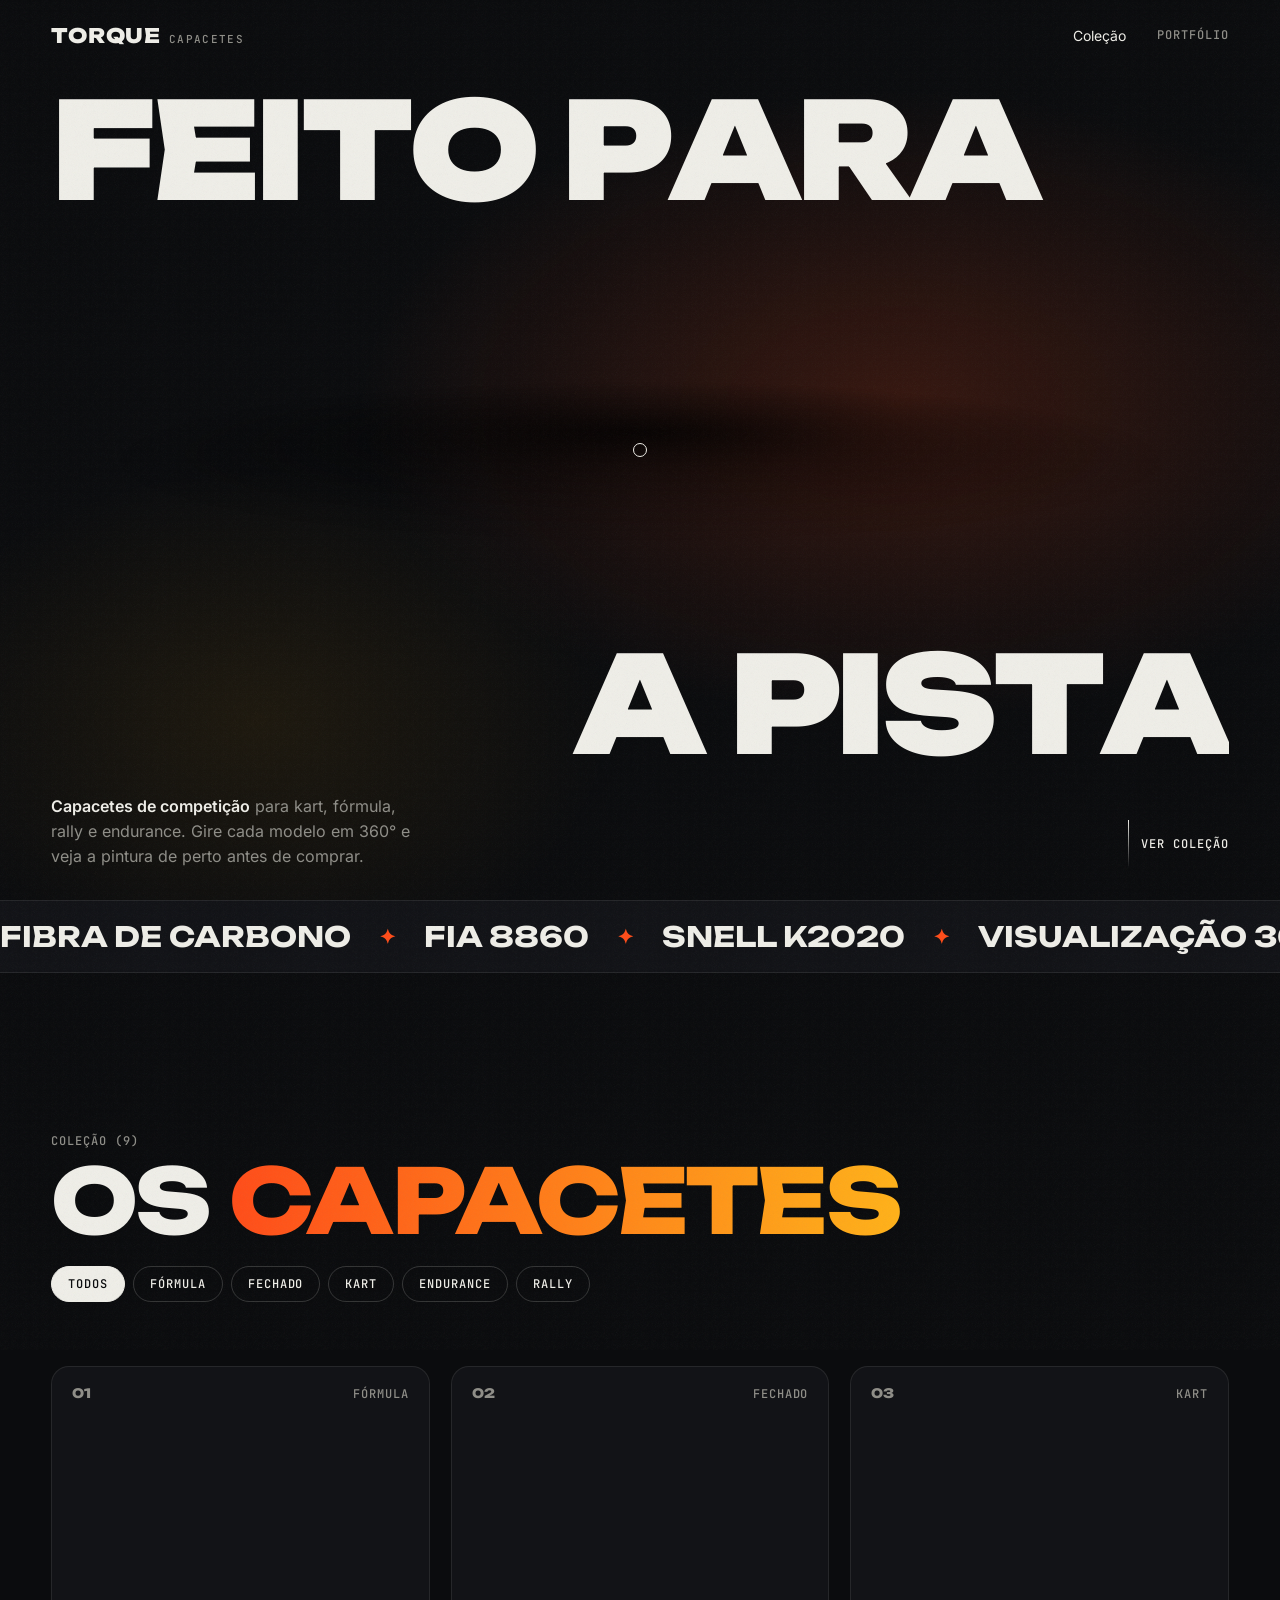
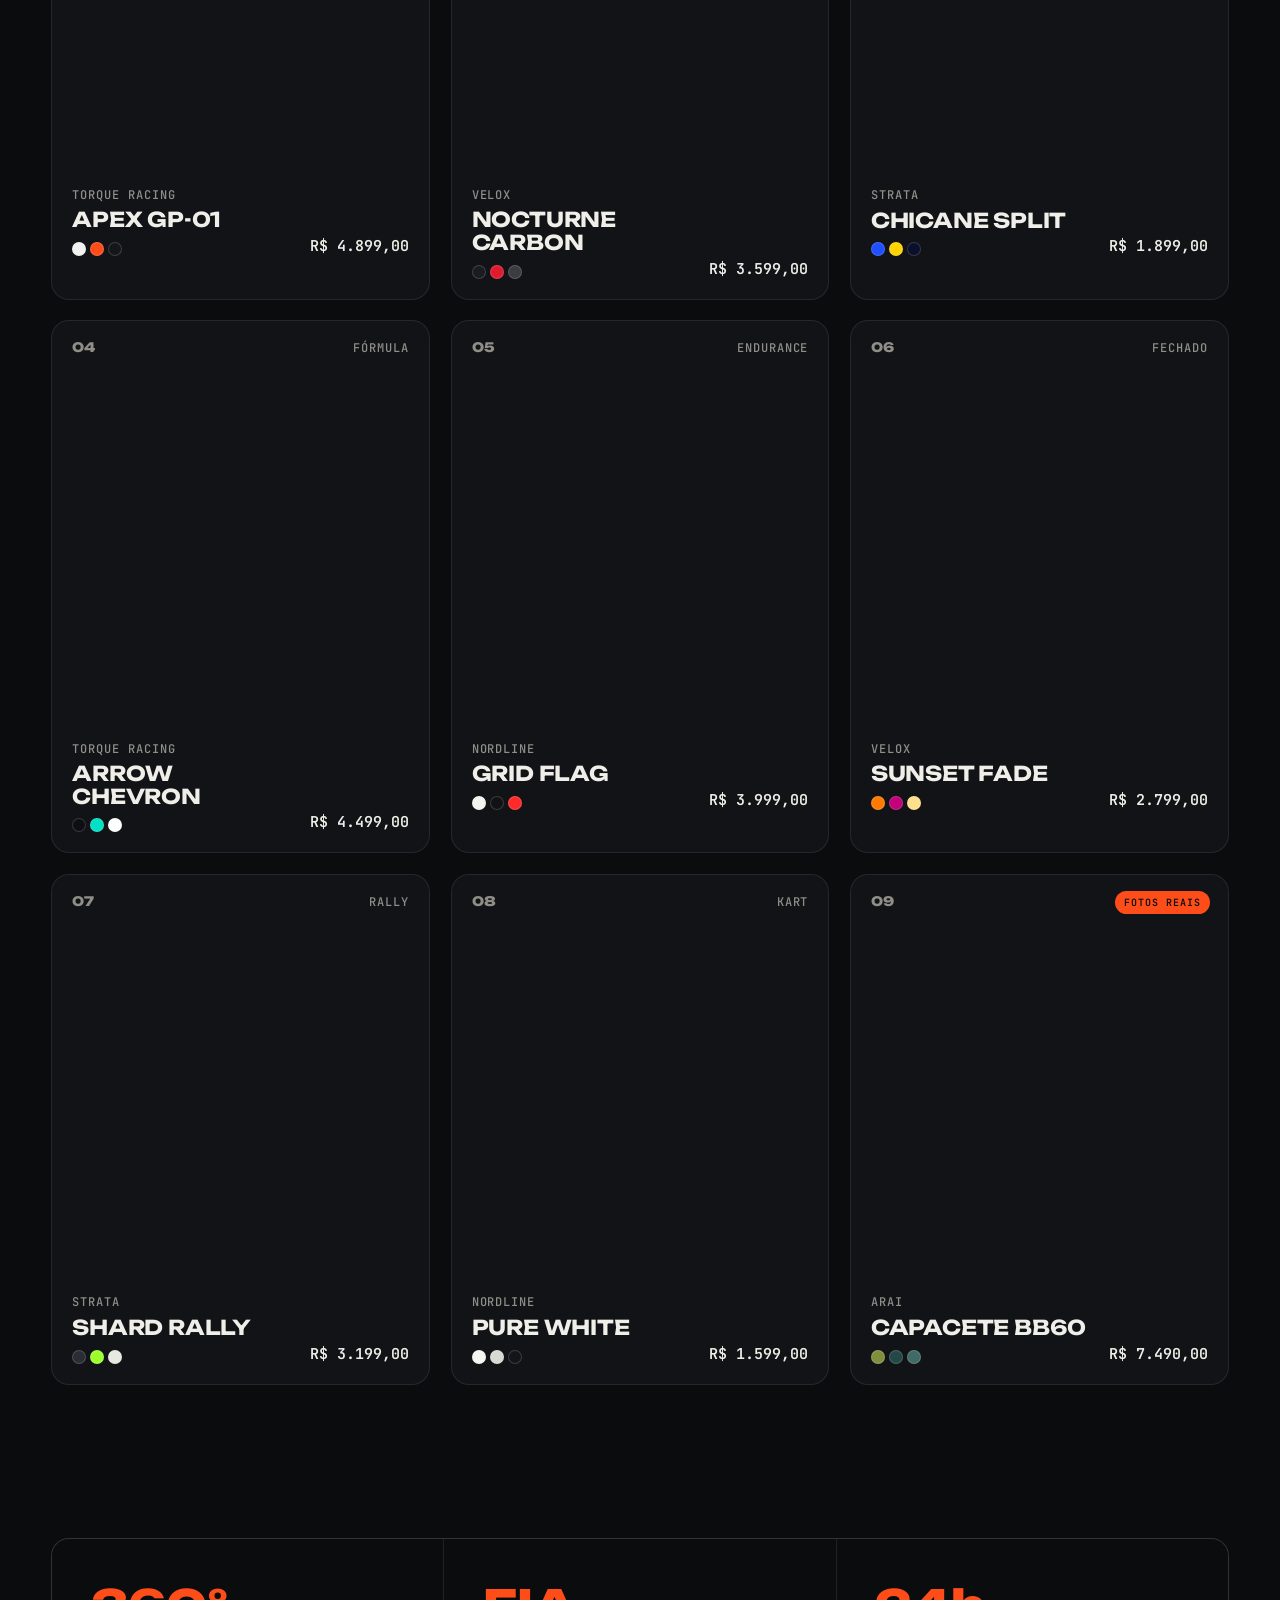
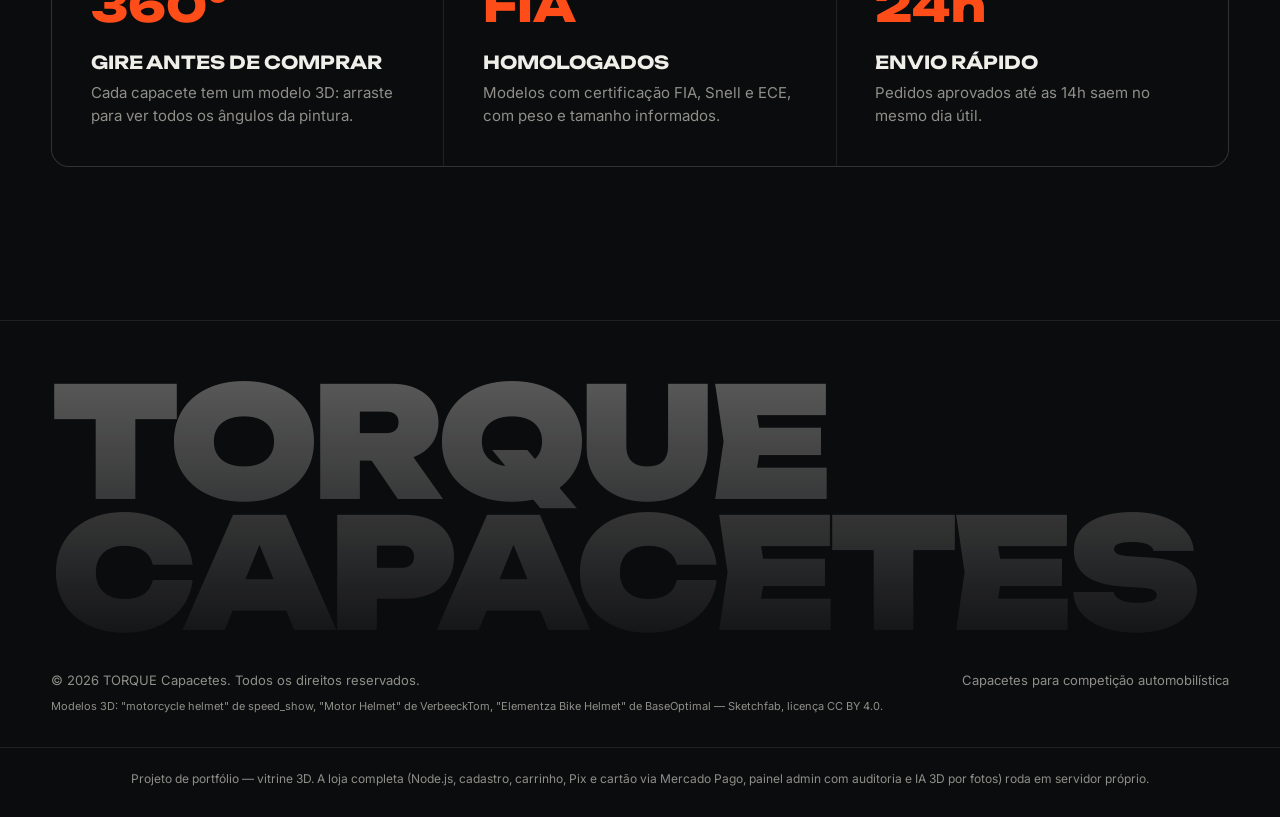
<file: index.html>
<!doctype html>
<html lang="pt-BR">
<head>
  <meta http-equiv="Content-Security-Policy" content="default-src 'self'; script-src 'self' 'unsafe-inline'; style-src 'self' 'unsafe-inline'; img-src 'self' data: blob:; connect-src 'self' blob:; font-src 'self'; object-src 'none'; base-uri 'self'">
  <meta charset="utf-8">
  <meta name="viewport" content="width=device-width, initial-scale=1">
  <title>{loja} — Capacetes de corrida</title>
  <meta name="description" content="Capacetes automotivos de alta performance com visualização 3D em 360°.">
  <link rel="stylesheet" href="./css/fonts.css">
  <link rel="stylesheet" href="./css/style.css">
  <script type="importmap">
    { "imports": {
      "three": "./vendor/three/build/three.module.js",
      "three/addons/": "./vendor/three/examples/jsm/"
    } }
  </script>
</head>
<body>
  <header class="nav" data-nav></header>

  <section class="hero">
    <div class="hero__glow"></div>
    <h1 class="hero__title" aria-label="Feito para a pista">
      <span class="split-line"><span class="split-chars" data-split>Feito para</span></span>
      <span class="split-line right"><span class="split-chars" data-split>a pista</span></span>
    </h1>
    <div class="hero__stage" id="hero-stage" data-cursor="Girar"></div>
    <div class="hero__bottom">
      <p class="hero__lead"><b>Capacetes de competição</b> para kart, fórmula, rally e endurance. Gire cada modelo em 360° e veja a pintura de perto antes de comprar.</p>
      <a class="scroll-cue mono" href="#colecao"><i></i>Ver coleção</a>
    </div>
  </section>

  <div class="marquee" aria-hidden="true">
    <div class="marquee__track">
      <span>Fibra de carbono</span><span>FIA 8860</span><span>Snell K2020</span><span>Visualização 360°</span><span>Pinturas exclusivas</span><span>Envio para todo o Brasil</span>
      <span>Fibra de carbono</span><span>FIA 8860</span><span>Snell K2020</span><span>Visualização 360°</span><span>Pinturas exclusivas</span><span>Envio para todo o Brasil</span>
    </div>
  </div>

  <section class="section" id="colecao">
    <div class="wrap">
      <div class="section__head">
        <div data-reveal>
          <span class="mono muted">Coleção <span id="count"></span></span>
          <h2 class="section__title">Os <em>capacetes</em></h2>
        </div>
        <div class="chips" id="filters" role="group" aria-label="Filtrar por categoria" data-reveal style="--d:.1s"></div>
      </div>
      <div class="grid" id="grid">
        <div class="card skeleton" style="aspect-ratio:.8"></div>
        <div class="card skeleton" style="aspect-ratio:.8"></div>
        <div class="card skeleton" style="aspect-ratio:.8"></div>
      </div>
    </div>
  </section>

  <section class="section" style="padding-top:0">
    <div class="wrap">
      <div class="features" data-reveal>
        <div class="feature"><b>360°</b><h3>Gire antes de comprar</h3><p>Cada capacete tem um modelo 3D: arraste para ver todos os ângulos da pintura.</p></div>
        <div class="feature"><b>FIA</b><h3>Homologados</h3><p>Modelos com certificação FIA, Snell e ECE, com peso e tamanho informados.</p></div>
        <div class="feature"><b>24h</b><h3>Envio rápido</h3><p>Pedidos aprovados até as 14h saem no mesmo dia útil.</p></div>
      </div>
    </div>
  </section>

  <footer class="footer">
    <div class="wrap">
      <p class="footer__big" data-store-name></p>
      <div class="footer__row"><span>© <span id="year"></span> <span data-store-name></span>. Todos os direitos reservados.</span><span>Capacetes para competição automobilística</span></div>
      <div class="footer__row" style="margin-top:8px;font-size:11px"><span data-credit></span></div>
    </div>
  </footer>

  <script type="module" src="./js/home.js"></script>
</body>
</html>
</file>
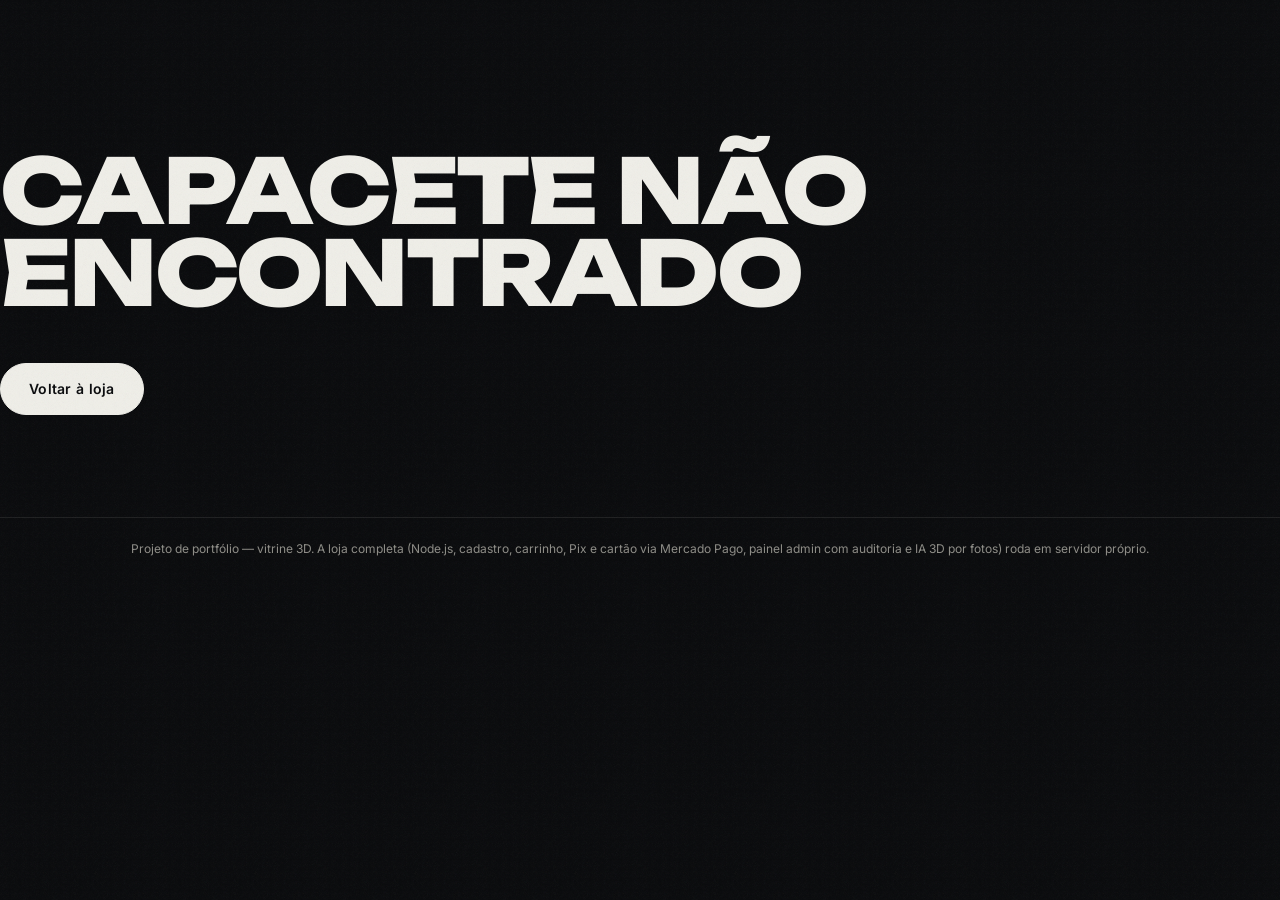
<file: capacete.html>
<!doctype html>
<html lang="pt-BR">
<head>
  <meta http-equiv="Content-Security-Policy" content="default-src 'self'; script-src 'self' 'unsafe-inline'; style-src 'self' 'unsafe-inline'; img-src 'self' data: blob:; connect-src 'self' blob:; font-src 'self'; object-src 'none'; base-uri 'self'">
  <meta charset="utf-8">
  <meta name="viewport" content="width=device-width, initial-scale=1">
  <title>Capacete — {loja}</title>
  <link rel="stylesheet" href="./css/fonts.css">
  <link rel="stylesheet" href="./css/style.css">
  <script type="importmap">
    { "imports": {
      "three": "./vendor/three/build/three.module.js",
      "three/addons/": "./vendor/three/examples/jsm/"
    } }
  </script>
</head>
<body>
  <header class="nav" data-nav></header>

  <section class="viewer" id="viewer">
    <p class="viewer__name" id="bg-name" aria-hidden="true"></p>
    <div class="viewer__stage" id="stage" aria-label="Modelo 3D do capacete — arraste para girar"></div>
    <div class="viewer__photos" id="photos" hidden aria-label="Fotos reais do capacete — arraste para girar"></div>
    <div class="viewer__hud">
      <div class="viewer__title">
        <span class="mono muted" id="brand"></span>
        <h1 id="name"></h1>
      </div>
      <div style="display:flex;gap:14px;align-items:center;flex-wrap:wrap">
        <div class="toggle" id="mode" hidden>
          <button aria-pressed="true" data-mode="3d">Modelo 3D</button>
          <button aria-pressed="false" data-mode="photos">Fotos 360°</button>
        </div>
        <div class="toggle"><button aria-pressed="true" id="spin">Girar sozinho</button></div>
        <span class="drag-hint mono">
          <svg width="28" height="14" viewBox="0 0 28 14" fill="none" stroke="currentColor" stroke-width="1.5"><path d="M6 1 1 7l5 6M22 1l5 6-5 6M1 7h26"/></svg>
          Arraste para girar 360°
        </span>
      </div>
    </div>
  </section>

  <section class="section">
    <div class="wrap product">
      <div>
        <span class="mono muted">Especificações</span>
        <p id="desc" style="font-size:clamp(18px,1.8vw,24px);line-height:1.45;margin:14px 0 36px;max-width:680px"></p>
        <dl class="specs" id="specs"></dl>
        <div id="gallery-wrap" hidden style="margin-top:48px">
          <span class="mono muted">Fotos do capacete</span>
          <div class="gallery" id="gallery" style="margin-top:16px"></div>
        </div>
      </div>
      <aside class="buy" id="buy"></aside>
    </div>
  </section>

  <footer class="footer">
    <div class="wrap footer__row"><a href="./#colecao" class="mono">← Voltar para a coleção</a><span data-store-name></span></div>
    <div class="wrap footer__row" style="margin-top:8px;font-size:11px"><span data-credit></span></div>
  </footer>

  <script type="module" src="./js/product.js"></script>
</body>
</html>
</file>
<file: css/fonts.css>
/* Fontes servidas pela própria loja (sem Google Fonts: o IP do visitante não vai para terceiros). */
@font-face { font-family: 'Unbounded'; font-weight: 700; font-display: swap; src: url('../vendor/fonts/unbounded-latin-700-normal.woff2') format('woff2'); }
@font-face { font-family: 'Unbounded'; font-weight: 800; font-display: swap; src: url('../vendor/fonts/unbounded-latin-800-normal.woff2') format('woff2'); }
@font-face { font-family: 'Unbounded'; font-weight: 900; font-display: swap; src: url('../vendor/fonts/unbounded-latin-900-normal.woff2') format('woff2'); }
@font-face { font-family: 'Inter'; font-weight: 400; font-display: swap; src: url('../vendor/fonts/inter-latin-400-normal.woff2') format('woff2'); }
@font-face { font-family: 'Inter'; font-weight: 500; font-display: swap; src: url('../vendor/fonts/inter-latin-500-normal.woff2') format('woff2'); }
@font-face { font-family: 'Inter'; font-weight: 600; font-display: swap; src: url('../vendor/fonts/inter-latin-600-normal.woff2') format('woff2'); }
@font-face { font-family: 'JetBrains Mono'; font-weight: 500; font-display: swap; src: url('../vendor/fonts/jetbrains-mono-latin-500-normal.woff2') format('woff2'); }
@font-face { font-family: 'JetBrains Mono'; font-weight: 600; font-display: swap; src: url('../vendor/fonts/jetbrains-mono-latin-600-normal.woff2') format('woff2'); }
@font-face { font-family: 'JetBrains Mono'; font-weight: 700; font-display: swap; src: url('../vendor/fonts/jetbrains-mono-latin-700-normal.woff2') format('woff2'); }
</file>
<file: css/style.css>
/* ==========================================================================
   Loja de capacetes — estilos principais
   ========================================================================== */

:root {
  --bg: #0b0c0e;
  --bg-2: #121317;
  --bg-3: #1a1b20;
  --line: rgba(239, 238, 232, 0.09);
  --line-2: rgba(239, 238, 232, 0.18);
  --text: #efeee8;
  --muted: #8f8e88;
  --accent: #ff4d1a;
  --accent-2: #ffb21a;
  --accent-ink: #0b0c0e;
  --ok: #3ddc84;
  --danger: #ff3b4e;

  --font-display: 'Unbounded', 'Arial Black', sans-serif;
  --font-body: 'Inter', system-ui, sans-serif;
  --font-mono: 'JetBrains Mono', ui-monospace, monospace;

  --radius: 18px;
  --radius-sm: 10px;
  --gutter: clamp(16px, 4vw, 56px);
  --ease: cubic-bezier(0.22, 1, 0.36, 1);
  --nav-h: 72px;

  color-scheme: dark;
}

*, *::before, *::after { box-sizing: border-box; }
[hidden] { display: none !important; }
.hp { position: absolute; left: -10000px; width: 1px; height: 1px; overflow: hidden; }
html { -webkit-text-size-adjust: 100%; scroll-behavior: smooth; }
body {
  margin: 0;
  min-height: 100vh;
  background: var(--bg);
  color: var(--text);
  font: 400 16px/1.55 var(--font-body);
  -webkit-font-smoothing: antialiased;
  overflow-x: hidden;
}
img, canvas, svg { display: block; max-width: 100%; }
a { color: inherit; text-decoration: none; }
button, input, select, textarea { font: inherit; color: inherit; }
::selection { background: var(--accent); color: var(--accent-ink); }

/* granulado de filme sobre a página */
body::after {
  content: '';
  position: fixed; inset: -50%;
  pointer-events: none; z-index: 100;
  opacity: 0.05;
  background-image: url("data:image/svg+xml,%3Csvg xmlns='http://www.w3.org/2000/svg' width='160' height='160'%3E%3Cfilter id='n'%3E%3CfeTurbulence baseFrequency='.9' numOctaves='3' stitchTiles='stitch'/%3E%3C/filter%3E%3Crect width='100%25' height='100%25' filter='url(%23n)'/%3E%3C/svg%3E");
  animation: grain 1.2s steps(6) infinite;
}
@keyframes grain {
  0%, 100% { transform: translate(0, 0); }
  20% { transform: translate(-4%, 3%); } 40% { transform: translate(3%, -5%); }
  60% { transform: translate(-2%, 6%); } 80% { transform: translate(5%, -2%); }
}

.mono { font-family: var(--font-mono); font-size: 12px; letter-spacing: 0.08em; text-transform: uppercase; }
.muted { color: var(--muted); }
.accent { color: var(--accent); }
.wrap { width: 100%; max-width: 1440px; margin: 0 auto; padding: 0 var(--gutter); }

/* ---------- Navegação ---------- */
.nav {
  position: fixed; top: 0; left: 0; right: 0; z-index: 50;
  height: var(--nav-h);
  display: flex; align-items: center; justify-content: space-between;
  padding: 0 var(--gutter);
  transition: background 0.4s var(--ease), backdrop-filter 0.4s, border-color 0.4s;
  border-bottom: 1px solid transparent;
}
.nav--scrolled { background: rgba(11, 12, 14, 0.72); backdrop-filter: blur(14px) saturate(1.4); border-color: var(--line); }
.nav__logo { display: flex; align-items: baseline; gap: 8px; }
.nav__logo span { font: 800 20px var(--font-display); letter-spacing: 0.04em; }
.nav__logo small { font-family: var(--font-mono); font-size: 11px; color: var(--muted); text-transform: uppercase; letter-spacing: 0.12em; }
.nav__links { display: flex; align-items: center; gap: clamp(14px, 2.4vw, 32px); font-size: 14px; }
.nav__links > a:not(.nav__cart) { position: relative; padding: 4px 0; }
.nav__links > a:not(.nav__cart)::after {
  content: ''; position: absolute; left: 0; right: 0; bottom: 0; height: 1px;
  background: currentColor; transform: scaleX(0); transform-origin: right; transition: transform 0.45s var(--ease);
}
.nav__links > a:hover::after { transform: scaleX(1); transform-origin: left; }
.nav__cart {
  position: relative; display: grid; place-items: center;
  width: 44px; height: 44px; border-radius: 50%; border: 1px solid var(--line-2);
  transition: background 0.3s, color 0.3s, border-color 0.3s;
}
.nav__cart:hover { background: var(--text); color: var(--bg); }
.nav__cart b {
  position: absolute; top: -4px; right: -4px; min-width: 20px; height: 20px; padding: 0 5px;
  display: grid; place-items: center; border-radius: 999px;
  background: var(--accent); color: var(--accent-ink); font: 700 11px var(--font-mono);
}
.nav__cart b[hidden] { display: none; }

/* ---------- Botões ---------- */
.btn {
  --b: var(--text); --c: var(--bg);
  position: relative; overflow: hidden; isolation: isolate;
  display: inline-flex; align-items: center; justify-content: center; gap: 10px;
  min-height: 52px; padding: 0 28px; border-radius: 999px; border: 1px solid var(--b);
  background: var(--b); color: var(--c);
  font: 600 14px var(--font-body); letter-spacing: 0.02em; cursor: pointer;
  transition: color 0.45s var(--ease), transform 0.2s;
}
.btn::before {
  content: ''; position: absolute; inset: 0; z-index: -1;
  background: var(--accent); border-radius: inherit;
  transform: translateY(101%); transition: transform 0.45s var(--ease);
}
.btn:hover::before { transform: translateY(0); }
.btn:hover { color: var(--accent-ink); }
.btn:active { transform: scale(0.98); }
.btn:disabled { opacity: 0.45; cursor: not-allowed; }
.btn:disabled::before { display: none; }
.btn--accent { --b: var(--accent); --c: var(--accent-ink); }
.btn--accent::before { background: var(--text); }
.btn--ghost { --b: transparent; --c: var(--text); border-color: var(--line-2); }
.btn--sm { min-height: 38px; padding: 0 16px; font-size: 13px; }
.btn--block { width: 100%; }
.btn .arrow { transition: transform 0.45s var(--ease); }
.btn:hover .arrow { transform: translateX(4px); }

/* ---------- Hero ---------- */
.hero {
  position: relative; min-height: 100svh;
  display: grid; grid-template-rows: 1fr auto; overflow: hidden;
  padding-top: var(--nav-h);
}
.hero__glow {
  position: absolute; inset: 0; pointer-events: none;
  background:
    radial-gradient(60% 50% at 70% 45%, rgba(255, 77, 26, 0.18), transparent 70%),
    radial-gradient(40% 40% at 20% 80%, rgba(255, 178, 26, 0.08), transparent 70%);
}
/* Duas linhas: uma acima e outra abaixo do capacete, para nenhuma palavra ficar escondida */
.hero__title {
  position: absolute; left: var(--gutter); right: var(--gutter);
  top: calc(var(--nav-h) + 2vh); bottom: 15vh;
  display: flex; flex-direction: column; justify-content: space-between;
  margin: 0; pointer-events: none; z-index: 1;
  font: 900 clamp(40px, 10.5vw, 190px)/0.9 var(--font-display);
  letter-spacing: -0.04em; text-transform: uppercase; white-space: nowrap;
}
.hero__title span { display: block; }
.hero__title .outline { color: transparent; -webkit-text-stroke: 1.5px var(--line-2); }
.hero__title .right { text-align: right; }
.hero__stage { position: relative; z-index: 2; height: 100%; min-height: 60vh; cursor: grab; }
.hero__stage canvas { width: 100% !important; height: 100% !important; }
.hero__bottom {
  position: relative; z-index: 3;
  display: flex; justify-content: space-between; align-items: end; gap: 24px; flex-wrap: wrap;
  padding: 0 var(--gutter) 32px;
}
.hero__lead { max-width: 380px; margin: 0; color: var(--muted); }
.hero__lead b { color: var(--text); font-weight: 600; }
.scroll-cue { display: flex; align-items: center; gap: 12px; }
.scroll-cue i { width: 1px; height: 48px; background: linear-gradient(var(--text), transparent); animation: cue 2s var(--ease) infinite; transform-origin: top; }
@keyframes cue { 0% { transform: scaleY(0); } 60% { transform: scaleY(1); opacity: 1; } 100% { transform: scaleY(1); opacity: 0; } }

/* ---------- Faixa rolante ---------- */
.marquee { border-block: 1px solid var(--line); overflow: hidden; padding: 18px 0; background: var(--bg-2); }
.marquee__track { display: flex; width: max-content; animation: marquee 32s linear infinite; }
.marquee__track span {
  display: flex; align-items: center; gap: 28px; padding-right: 28px;
  font: 700 clamp(18px, 2.4vw, 28px) var(--font-display); text-transform: uppercase; white-space: nowrap;
}
.marquee__track span::after { content: '✦'; color: var(--accent); font-size: 0.7em; }
@keyframes marquee { to { transform: translateX(-50%); } }

/* ---------- Coleção ---------- */
.section { padding: clamp(72px, 12vw, 160px) 0; }
.section__head { display: flex; justify-content: space-between; align-items: end; gap: 24px; flex-wrap: wrap; margin-bottom: clamp(32px, 5vw, 64px); }
.section__title { margin: 8px 0 0; font: 800 clamp(40px, 7vw, 104px)/0.92 var(--font-display); letter-spacing: -0.03em; text-transform: uppercase; }
.section__title em { font-style: normal; color: transparent; -webkit-text-stroke: 1.2px var(--text); }

.chips { display: flex; flex-wrap: wrap; gap: 8px; }
.chip {
  padding: 9px 16px; border-radius: 999px; border: 1px solid var(--line-2); background: transparent;
  font: 500 12px var(--font-mono); text-transform: uppercase; letter-spacing: 0.08em; cursor: pointer;
  transition: background 0.3s, color 0.3s, border-color 0.3s;
}
.chip:hover { border-color: var(--text); }
.chip[aria-pressed='true'] { background: var(--text); color: var(--bg); border-color: var(--text); }

.grid { display: grid; grid-template-columns: repeat(auto-fill, minmax(min(100%, 300px), 1fr)); gap: clamp(12px, 1.6vw, 24px); }

.card {
  --tint: var(--accent);
  position: relative; display: flex; flex-direction: column;
  border-radius: var(--radius); background: var(--bg-2); border: 1px solid var(--line);
  overflow: hidden; isolation: isolate;
  transition: transform 0.6s var(--ease), border-color 0.4s;
}
.card::before {
  content: ''; position: absolute; inset: 0; z-index: -1;
  background: radial-gradient(70% 55% at 50% 42%, color-mix(in srgb, var(--tint) 40%, transparent), transparent 72%);
  opacity: 0; transform: scale(0.8); transition: opacity 0.6s var(--ease), transform 0.8s var(--ease);
}
.card:hover { border-color: var(--line-2); transform: translateY(-6px); }
.card:hover::before { opacity: 1; transform: scale(1); }
.card__top { display: flex; justify-content: space-between; padding: 18px 20px 0; }
.card__index { font: 800 13px var(--font-display); color: var(--muted); }
.card__stage { position: relative; aspect-ratio: 1; }
.card__stage canvas { width: 100%; height: 100%; transition: transform 0.8s var(--ease); }
.card:hover .card__stage canvas { transform: scale(1.06); }
.card__out {
  position: absolute; top: 50%; left: 50%; transform: translate(-50%, -50%) rotate(-8deg);
  padding: 8px 16px; border: 1px solid var(--danger); color: var(--danger); border-radius: 6px;
  font: 700 12px var(--font-mono); letter-spacing: 0.1em; background: rgba(11, 12, 14, 0.7);
}
.card__body { padding: 0 20px 20px; display: flex; justify-content: space-between; align-items: end; gap: 12px; }
.card__name { margin: 4px 0 0; font: 700 clamp(18px, 1.6vw, 22px)/1.1 var(--font-display); text-transform: uppercase; letter-spacing: -0.01em; }
.card__price { font: 600 15px var(--font-mono); white-space: nowrap; }
.card__swatches { display: flex; gap: 4px; margin-top: 10px; }
.card__swatches i { width: 14px; height: 14px; border-radius: 50%; border: 1px solid var(--line-2); }
.card__badge {
  position: absolute; top: 16px; right: 18px; z-index: 2;
  font: 600 10px var(--font-mono); letter-spacing: 0.1em; text-transform: uppercase;
  padding: 5px 9px; border-radius: 999px; background: var(--accent); color: var(--accent-ink);
}

.empty { padding: 64px 24px; text-align: center; color: var(--muted); border: 1px dashed var(--line-2); border-radius: var(--radius); }

/* ---------- Diferenciais ---------- */
.features { display: grid; grid-template-columns: repeat(auto-fit, minmax(min(100%, 260px), 1fr)); gap: 1px; background: var(--line); border: 1px solid var(--line); border-radius: var(--radius); overflow: hidden; }
.feature { background: var(--bg); padding: clamp(24px, 3vw, 40px); }
.feature b { display: block; font: 800 44px var(--font-display); color: var(--accent); margin-bottom: 18px; }
.feature h3 { margin: 0 0 8px; font: 700 18px var(--font-display); text-transform: uppercase; }
.feature p { margin: 0; color: var(--muted); font-size: 15px; }

/* ---------- Rodapé ---------- */
.footer { border-top: 1px solid var(--line); padding: 56px 0 32px; }
.footer__big { font: 900 clamp(48px, 12vw, 200px)/0.85 var(--font-display); letter-spacing: -0.05em; text-transform: uppercase; color: transparent; -webkit-text-stroke: 1px var(--line-2); margin: 0 0 32px; }
.footer__row { display: flex; justify-content: space-between; gap: 16px; flex-wrap: wrap; color: var(--muted); font-size: 13px; }

/* ---------- Página do capacete ---------- */
.viewer {
  position: relative; height: 100svh; min-height: 560px; overflow: hidden;
  background: radial-gradient(60% 60% at 50% 48%, var(--bg-3), var(--bg) 70%);
}
.viewer__name {
  position: absolute; inset: 0; display: grid; place-items: center; pointer-events: none; margin: 0;
  font: 900 clamp(64px, 16vw, 280px)/0.85 var(--font-display); text-transform: uppercase; letter-spacing: -0.05em;
  text-align: center; color: transparent; -webkit-text-stroke: 1.5px var(--line-2); padding: 0 var(--gutter);
}
.viewer__stage { position: absolute; inset: 0; cursor: grab; touch-action: none; }
.viewer__stage:active { cursor: grabbing; }
.viewer__stage canvas { width: 100% !important; height: 100% !important; }
.viewer__photos { position: absolute; inset: 0; display: grid; place-items: center; cursor: ew-resize; touch-action: pan-y; user-select: none; }
.viewer__photos img { position: absolute; max-width: min(78vw, 820px); max-height: 74%; object-fit: contain; transition: opacity 0.12s linear; pointer-events: none; }
.viewer__hud {
  position: absolute; left: var(--gutter); right: var(--gutter); bottom: 28px; z-index: 3;
  display: flex; justify-content: space-between; align-items: end; gap: 16px; flex-wrap: wrap; pointer-events: none;
}
.viewer__hud > * { pointer-events: auto; }
.viewer__title h1 { margin: 6px 0 0; font: 800 clamp(28px, 4vw, 52px)/1 var(--font-display); text-transform: uppercase; letter-spacing: -0.02em; }
.toggle { display: inline-flex; padding: 4px; border-radius: 999px; background: rgba(26, 27, 32, 0.8); backdrop-filter: blur(10px); border: 1px solid var(--line); }
.toggle button { border: 0; background: transparent; padding: 10px 16px; border-radius: 999px; cursor: pointer; font: 500 12px var(--font-mono); text-transform: uppercase; letter-spacing: 0.08em; color: var(--muted); transition: background 0.3s, color 0.3s; }
.toggle button[aria-pressed='true'] { background: var(--text); color: var(--bg); }
.drag-hint { display: flex; align-items: center; gap: 10px; color: var(--muted); }
.drag-hint svg { animation: sway 2.4s var(--ease) infinite; }
@keyframes sway { 0%, 100% { transform: translateX(-6px); } 50% { transform: translateX(6px); } }

.product { display: grid; grid-template-columns: 1.15fr 0.85fr; gap: clamp(32px, 6vw, 96px); align-items: start; }
.specs { display: grid; grid-template-columns: repeat(2, 1fr); border-top: 1px solid var(--line); }
.spec { padding: 22px 0; border-bottom: 1px solid var(--line); }
.spec:nth-child(odd) { padding-right: 16px; }
.spec dt { margin-bottom: 6px; }
.spec dd { margin: 0; font: 700 clamp(18px, 2vw, 26px) var(--font-display); }
.buy { position: sticky; top: calc(var(--nav-h) + 24px); padding: clamp(22px, 3vw, 36px); border-radius: var(--radius); background: var(--bg-2); border: 1px solid var(--line); }
.buy__price { font: 800 clamp(32px, 4vw, 48px) var(--font-display); margin: 6px 0 4px; letter-spacing: -0.02em; }
.stock { display: inline-flex; align-items: center; gap: 8px; margin: 10px 0 22px; }
.stock::before { content: ''; width: 8px; height: 8px; border-radius: 50%; background: var(--ok); box-shadow: 0 0 0 4px rgba(61, 220, 132, 0.15); }
.stock--low::before { background: var(--accent-2); box-shadow: 0 0 0 4px rgba(255, 178, 26, 0.15); }
.stock--out::before { background: var(--danger); box-shadow: 0 0 0 4px rgba(255, 59, 78, 0.15); }
.qty { display: inline-flex; align-items: center; border: 1px solid var(--line-2); border-radius: 999px; height: 52px; }
.qty button { width: 44px; height: 100%; border: 0; background: none; cursor: pointer; font-size: 18px; }
.qty input { width: 36px; text-align: center; border: 0; background: none; font: 600 15px var(--font-mono); -moz-appearance: textfield; }
.qty input::-webkit-inner-spin-button { -webkit-appearance: none; }
.buy__row { display: flex; gap: 10px; }
.buy__row .btn { flex: 1; }
.palette { display: flex; gap: 10px; margin-top: 22px; flex-wrap: wrap; }
.palette span { display: flex; align-items: center; gap: 8px; font-size: 13px; color: var(--muted); }
.palette i { width: 22px; height: 22px; border-radius: 50%; border: 1px solid var(--line-2); }
.gallery { display: grid; grid-template-columns: repeat(auto-fill, minmax(140px, 1fr)); gap: 10px; }
.gallery img { aspect-ratio: 1; object-fit: cover; border-radius: var(--radius-sm); background: var(--bg-2); }

/* ---------- Formulários / páginas de conta ---------- */
.auth { min-height: 100svh; display: grid; grid-template-columns: 1fr 1fr; }
.auth__art { position: relative; overflow: hidden; background: var(--bg-2); border-right: 1px solid var(--line); }
.auth__art canvas { position: absolute; inset: 0; width: 100% !important; height: 100% !important; }
.auth__art p { position: absolute; left: var(--gutter); bottom: 40px; margin: 0; font: 800 clamp(32px, 4vw, 64px)/0.95 var(--font-display); text-transform: uppercase; letter-spacing: -0.03em; pointer-events: none; }
.auth__panel { display: grid; place-items: center; padding: calc(var(--nav-h) + 24px) var(--gutter) 48px; }
.form { width: 100%; max-width: 420px; display: grid; gap: 16px; }
.form h1 { margin: 0 0 4px; font: 800 clamp(30px, 4vw, 44px)/1 var(--font-display); text-transform: uppercase; letter-spacing: -0.02em; }
.form > p { margin: 0 0 8px; color: var(--muted); }
.field { display: grid; gap: 7px; }
.field > span { font: 500 11px var(--font-mono); text-transform: uppercase; letter-spacing: 0.1em; color: var(--muted); }
.input, .field input, .field select, .field textarea {
  width: 100%; min-height: 50px; padding: 12px 16px; border-radius: 12px;
  background: var(--bg-2); border: 1px solid var(--line-2); outline: none;
  transition: border-color 0.25s, box-shadow 0.25s, background 0.25s;
}
.field textarea { min-height: 110px; resize: vertical; }
.input:focus, .field input:focus, .field select:focus, .field textarea:focus { border-color: var(--accent); box-shadow: 0 0 0 4px rgba(255, 77, 26, 0.14); background: var(--bg-3); }
.field input[aria-invalid='true'] { border-color: var(--danger); }
.field small { color: var(--muted); font-size: 12px; }
.row2 { display: grid; grid-template-columns: 1fr 1fr; gap: 12px; }
.pw-meter { height: 4px; border-radius: 4px; background: var(--line); overflow: hidden; }
.pw-meter i { display: block; height: 100%; width: 0; background: var(--danger); transition: width 0.3s var(--ease), background 0.3s; }
.form__links { display: flex; justify-content: space-between; gap: 12px; flex-wrap: wrap; font-size: 14px; color: var(--muted); }
.form__links a { color: var(--text); border-bottom: 1px solid var(--line-2); }
.form__links a:hover { border-color: var(--accent); }
.alert { padding: 14px 16px; border-radius: 12px; font-size: 14px; border: 1px solid; }
.alert--error { border-color: rgba(255, 59, 78, 0.4); background: rgba(255, 59, 78, 0.08); color: #ffb3bb; }
.alert--ok { border-color: rgba(61, 220, 132, 0.4); background: rgba(61, 220, 132, 0.08); color: #b5f5d0; }

.page { padding: calc(var(--nav-h) + clamp(32px, 6vw, 72px)) 0 clamp(64px, 8vw, 120px); }
.page__title { margin: 6px 0 clamp(24px, 4vw, 48px); font: 800 clamp(40px, 7vw, 96px)/0.92 var(--font-display); text-transform: uppercase; letter-spacing: -0.03em; }
.panel { border-radius: var(--radius); background: var(--bg-2); border: 1px solid var(--line); padding: clamp(20px, 3vw, 32px); }
.two-col { display: grid; grid-template-columns: 1fr 380px; gap: clamp(20px, 3vw, 40px); align-items: start; }

.line-item { display: grid; grid-template-columns: 96px 1fr auto; gap: 18px; align-items: center; padding: 18px 0; border-bottom: 1px solid var(--line); }
.line-item canvas { width: 96px; height: 96px; border-radius: 12px; background: var(--bg-3); }
.line-item h3 { margin: 0 0 4px; font: 700 17px var(--font-display); text-transform: uppercase; }
.line-item .qty { height: 40px; margin-top: 10px; }
.line-item .qty button { width: 36px; }
.totals { display: grid; gap: 12px; }
.totals div { display: flex; justify-content: space-between; }
.totals .total { padding-top: 14px; border-top: 1px solid var(--line); font: 800 22px var(--font-display); }

.order { border: 1px solid var(--line); border-radius: 14px; padding: 18px; display: grid; gap: 8px; }
.order + .order { margin-top: 12px; }
.order header { display: flex; justify-content: space-between; gap: 12px; flex-wrap: wrap; }
.badge { display: inline-flex; align-items: center; padding: 4px 10px; border-radius: 999px; font: 600 11px var(--font-mono); text-transform: uppercase; letter-spacing: 0.06em; border: 1px solid var(--line-2); }
.badge--paid, .badge--delivered { color: var(--ok); border-color: rgba(61, 220, 132, 0.4); }
.badge--shipped { color: #6fb7ff; border-color: rgba(111, 183, 255, 0.4); }
.badge--pending_payment { color: var(--accent-2); border-color: rgba(255, 178, 26, 0.4); }
.badge--cancelled { color: var(--danger); border-color: rgba(255, 59, 78, 0.4); }

/* ---------- Políticas, aviso de cookies, rodapé legal ---------- */
.prose { max-width: 860px; }
.prose h2 { margin: 40px 0 12px; font: 700 20px var(--font-display); text-transform: uppercase; }
.prose p, .prose li { color: #cfcec8; line-height: 1.7; }
.prose a, .legal-footer a, .cookie-notice a, .consent a { color: var(--text); border-bottom: 1px solid var(--accent); }
.prose code { font: 13px var(--font-mono); color: var(--accent-2); }
.legal-table { width: 100%; border-collapse: collapse; margin: 12px 0; font-size: 14px; }
.legal-table th, .legal-table td { border: 1px solid var(--line-2); padding: 10px 12px; text-align: left; vertical-align: top; }
.legal-table th { font: 500 11px var(--font-mono); text-transform: uppercase; letter-spacing: 0.06em; color: var(--muted); background: var(--bg-2); }
.legal-footer { display: flex; flex-wrap: wrap; gap: 8px 22px; justify-content: center; padding: 22px var(--gutter) 28px; border-top: 1px solid var(--line); font-size: 12px; color: var(--muted); }
.cookie-notice {
  position: fixed; left: 16px; right: 16px; bottom: 16px; z-index: 90; max-width: 680px; margin: 0 auto;
  display: flex; gap: 16px; align-items: center; padding: 16px 18px; border-radius: 16px;
  background: var(--bg-3); border: 1px solid var(--line-2); box-shadow: 0 16px 50px rgba(0, 0, 0, 0.6);
  animation: toast-in 0.5s var(--ease);
}
.cookie-notice p { margin: 0; font-size: 13px; color: #cfcec8; }
.consent { display: flex; gap: 10px; align-items: flex-start; font-size: 13px; color: #cfcec8; }
.consent input { margin-top: 3px; accent-color: var(--accent); width: 16px; height: 16px; flex: none; }
@media (max-width: 640px) { .cookie-notice { flex-direction: column; align-items: stretch; } }

/* ---------- Toasts / cursor / animações ---------- */
.toasts { position: fixed; z-index: 200; right: 16px; bottom: 16px; display: grid; gap: 8px; max-width: min(380px, calc(100vw - 32px)); }
.toast { padding: 14px 18px; border-radius: 12px; background: var(--text); color: var(--bg); font-size: 14px; font-weight: 500; box-shadow: 0 12px 40px rgba(0, 0, 0, 0.4); animation: toast-in 0.45s var(--ease); transition: opacity 0.4s, transform 0.4s var(--ease); }
.toast--error { background: var(--danger); color: #fff; }
.toast.out { opacity: 0; transform: translateY(10px); }
@keyframes toast-in { from { opacity: 0; transform: translateY(16px) scale(0.96); } }

.cursor { position: fixed; left: 0; top: 0; z-index: 300; pointer-events: none; }
.cursor span {
  position: absolute; left: 0; top: 0; translate: -50% -50%;
  width: 14px; height: 14px; border-radius: 50%; border: 1px solid var(--text);
  display: grid; place-items: center; overflow: hidden; white-space: nowrap;
  font: 700 10px var(--font-mono); letter-spacing: 0.1em; color: transparent;
  transition: width 0.45s var(--ease), height 0.45s var(--ease), background 0.3s, color 0.3s, border-color 0.3s;
}
.cursor--big span { width: 92px; height: 92px; background: var(--accent); border-color: var(--accent); color: var(--accent-ink); }

[data-reveal] { opacity: 0; transform: translateY(40px); transition: opacity 1s var(--ease), transform 1s var(--ease); transition-delay: var(--d, 0s); }
[data-reveal].is-in { opacity: 1; transform: none; }

.split-chars span { display: inline-block; transform: translateY(110%); animation: rise 1s var(--ease) forwards; animation-delay: calc(var(--i) * 0.035s + 0.2s); }
.split-line { display: block; overflow: hidden; }
@keyframes rise { to { transform: translateY(0); } }

.skeleton { background: linear-gradient(90deg, var(--bg-2), var(--bg-3), var(--bg-2)); background-size: 200% 100%; animation: shimmer 1.4s infinite; }
@keyframes shimmer { to { background-position: -200% 0; } }

/* texto "fantasma": preenchimento em degradê translúcido (a fonte tem contornos sobrepostos,
   então -webkit-text-stroke mostraria linhas internas nas letras) */
.hero__title .outline, .section__title em, .viewer__name, .footer__big {
  -webkit-text-stroke: 0;
  color: transparent;
  background: linear-gradient(180deg, rgba(239, 238, 232, 0.34), rgba(239, 238, 232, 0.04));
  -webkit-background-clip: text;
  background-clip: text;
}
.section__title em { background: linear-gradient(90deg, var(--accent), var(--accent-2)); -webkit-background-clip: text; background-clip: text; }
.hero__title .outline { background: none; }
.hero__title .outline .split-chars span {
  color: transparent;
  background: linear-gradient(180deg, rgba(239, 238, 232, 0.4), rgba(239, 238, 232, 0.05));
  -webkit-background-clip: text;
  background-clip: text;
}

@media (prefers-reduced-motion: reduce) {
  *, *::before, *::after { animation-duration: 0.01ms !important; animation-iteration-count: 1 !important; transition-duration: 0.01ms !important; }
  [data-reveal] { opacity: 1; transform: none; }
}

/* ---------- Responsivo ---------- */
@media (max-width: 960px) {
  .product, .two-col { grid-template-columns: 1fr; }
  .buy { position: static; }
  .auth { grid-template-columns: 1fr; }
  .auth__art { display: none; }
}
@media (max-width: 640px) {
  :root { --nav-h: 64px; }
  .nav__logo small { display: none; }
  .nav__links { gap: 14px; font-size: 13px; }
  /* celular: as duas linhas entram no fluxo (acima e abaixo do capacete), sem sobrepor o texto */
  .hero { grid-template-rows: auto 1fr auto auto; }
  .hero__title { display: contents; font-size: 11.5vw; }
  .hero__title .split-line { position: relative; z-index: 1; padding: 0 var(--gutter); }
  .hero__title .split-line:first-child { order: 1; margin-top: 12px; }
  .hero__stage { order: 2; }
  .hero__title .split-line.right { order: 3; margin: -4vh 0 18px; }
  .hero__bottom { order: 4; }
  .hero__stage { min-height: 52vh; }
  .specs { grid-template-columns: 1fr; }
  .spec:nth-child(odd) { padding-right: 0; }
  .row2 { grid-template-columns: 1fr; }
  .line-item { grid-template-columns: 72px 1fr; }
  .line-item canvas { width: 72px; height: 72px; }
  .line-item > :last-child { grid-column: 2; }
  .viewer__hud { bottom: 18px; }
  .viewer__photos img { max-width: 92vw; }
}
</file>
